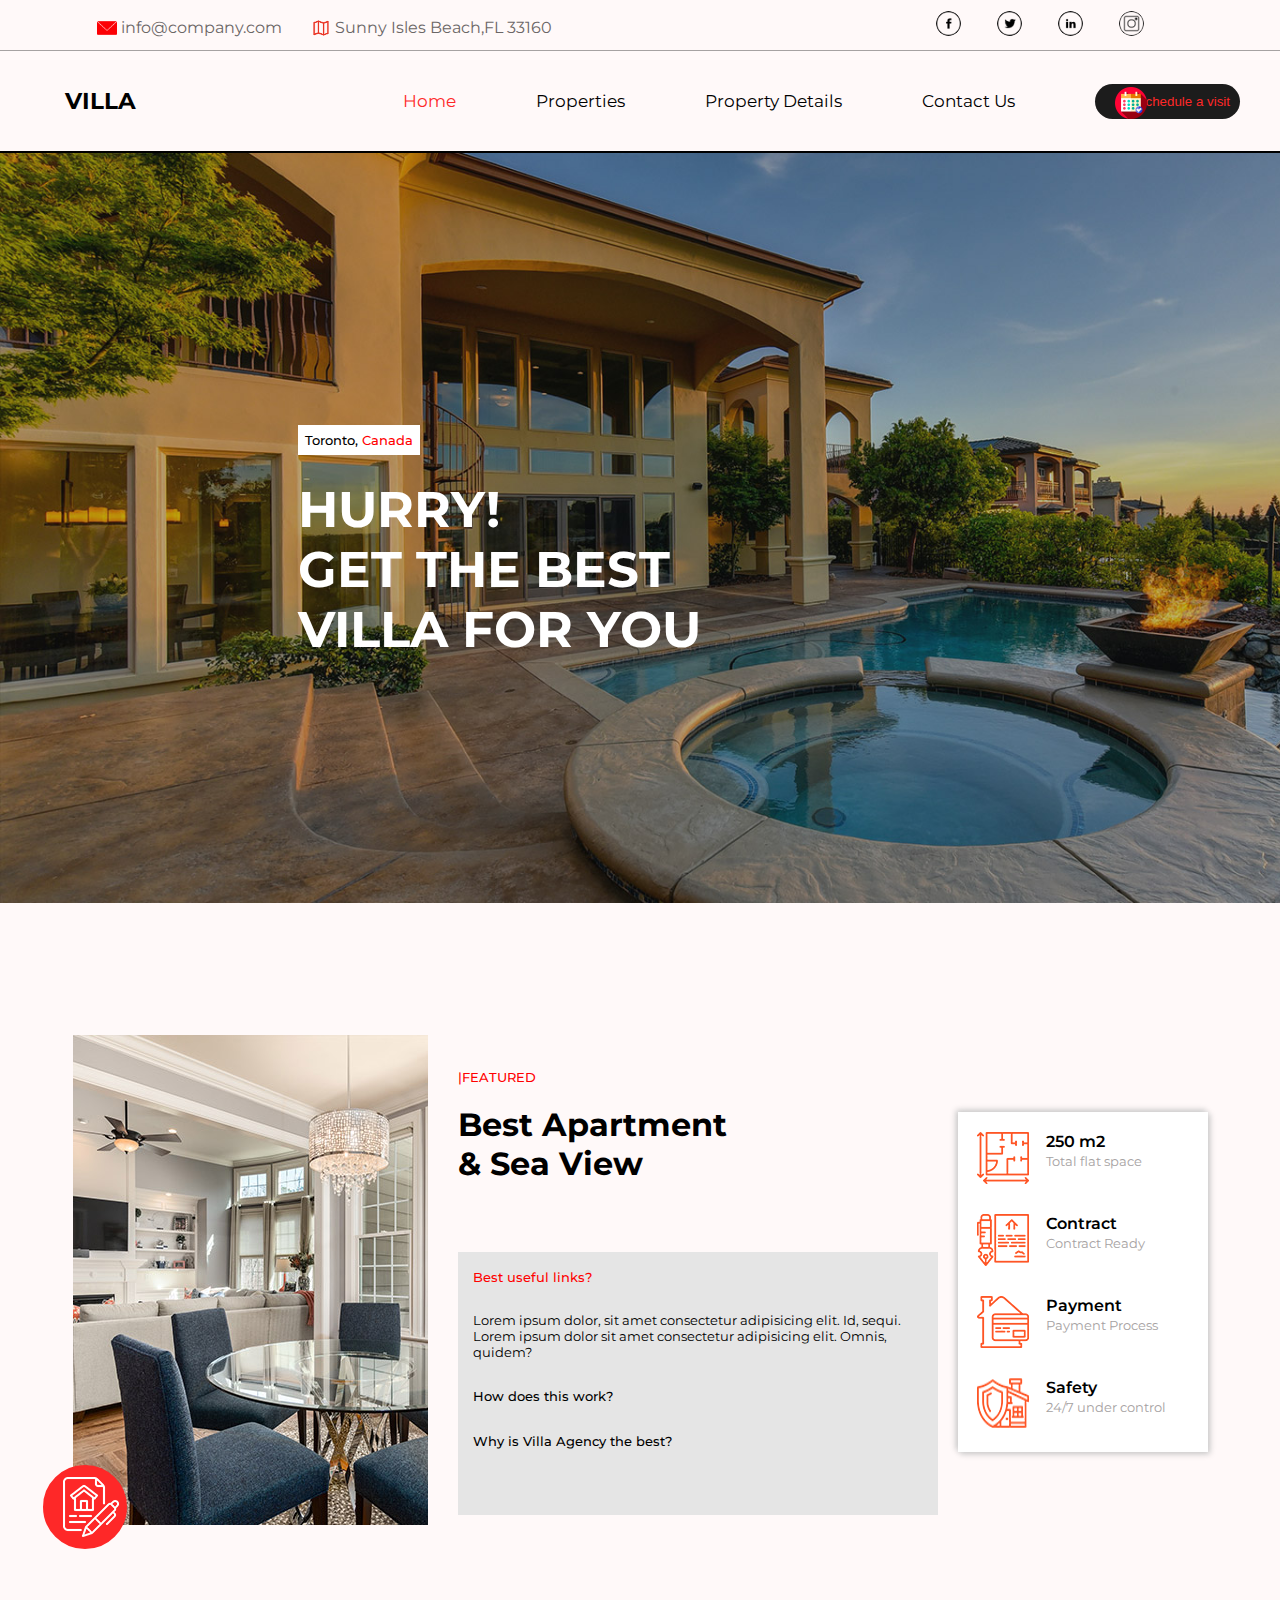
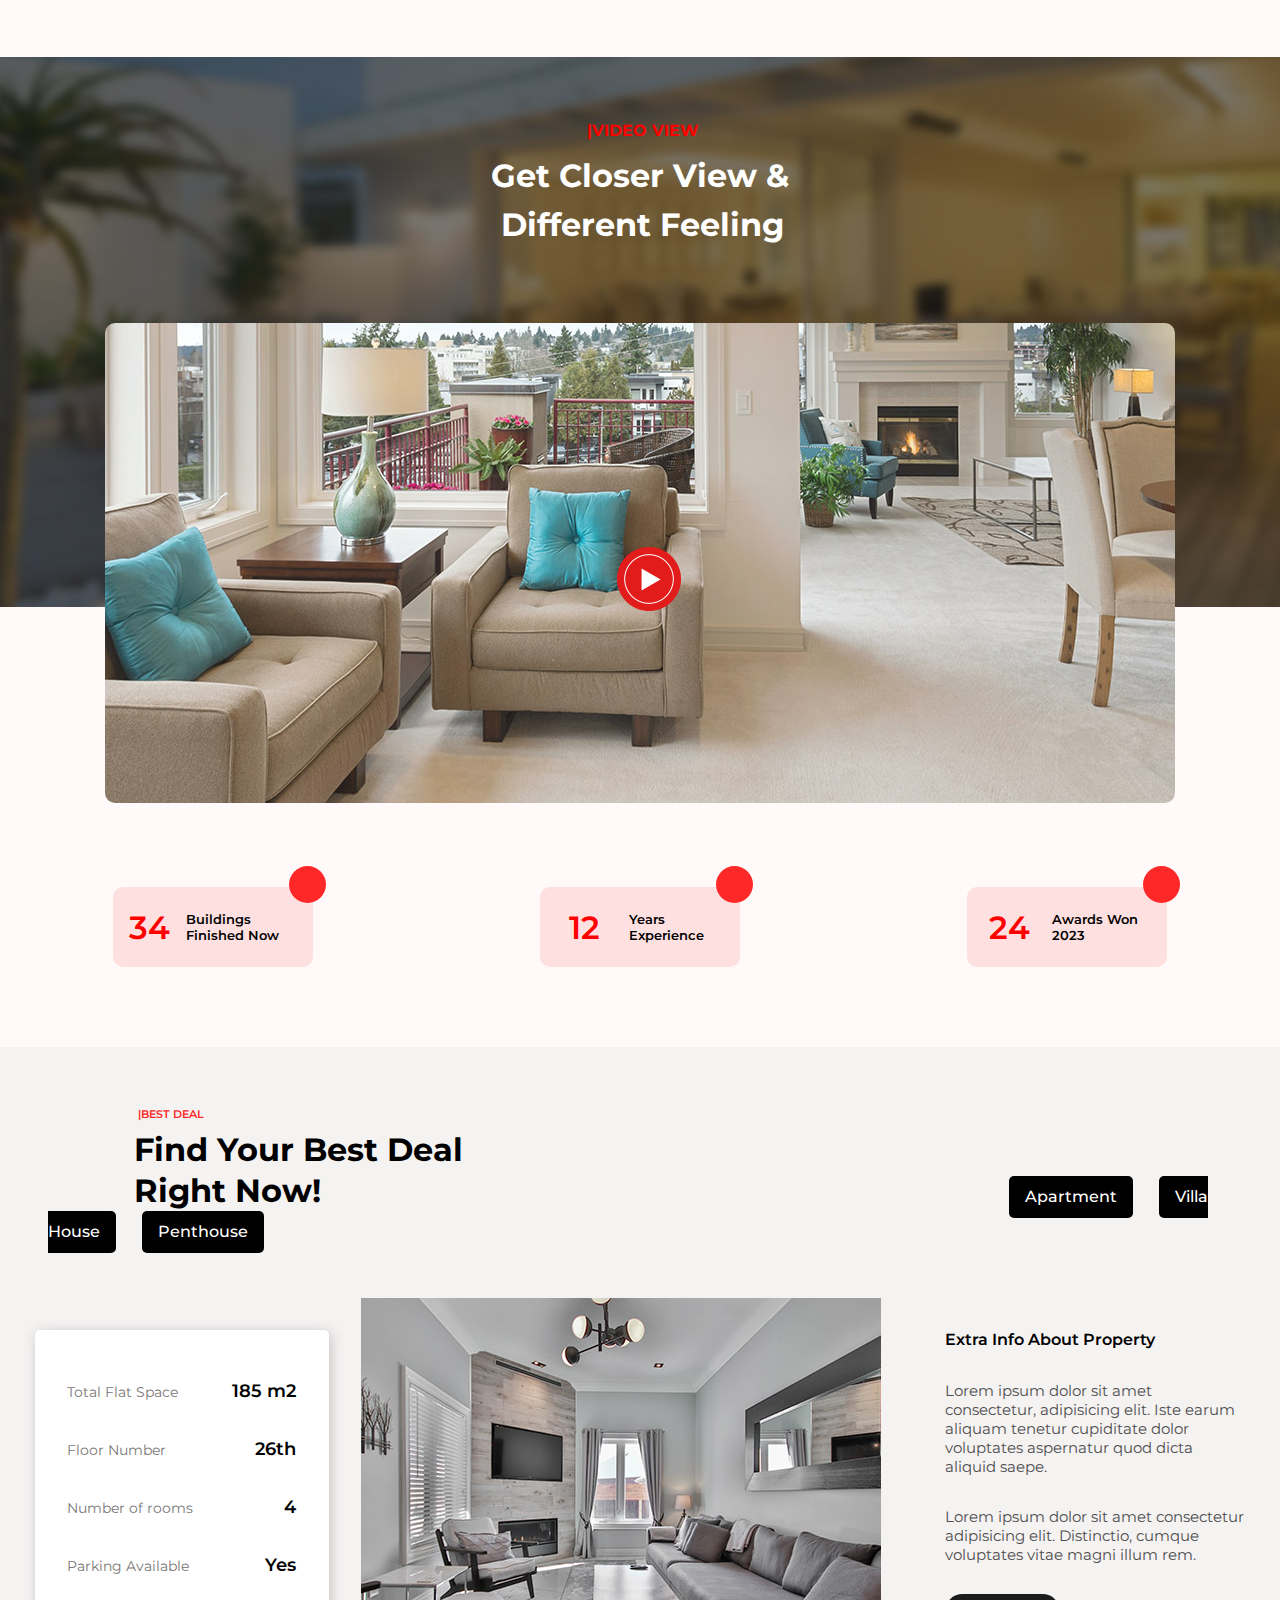
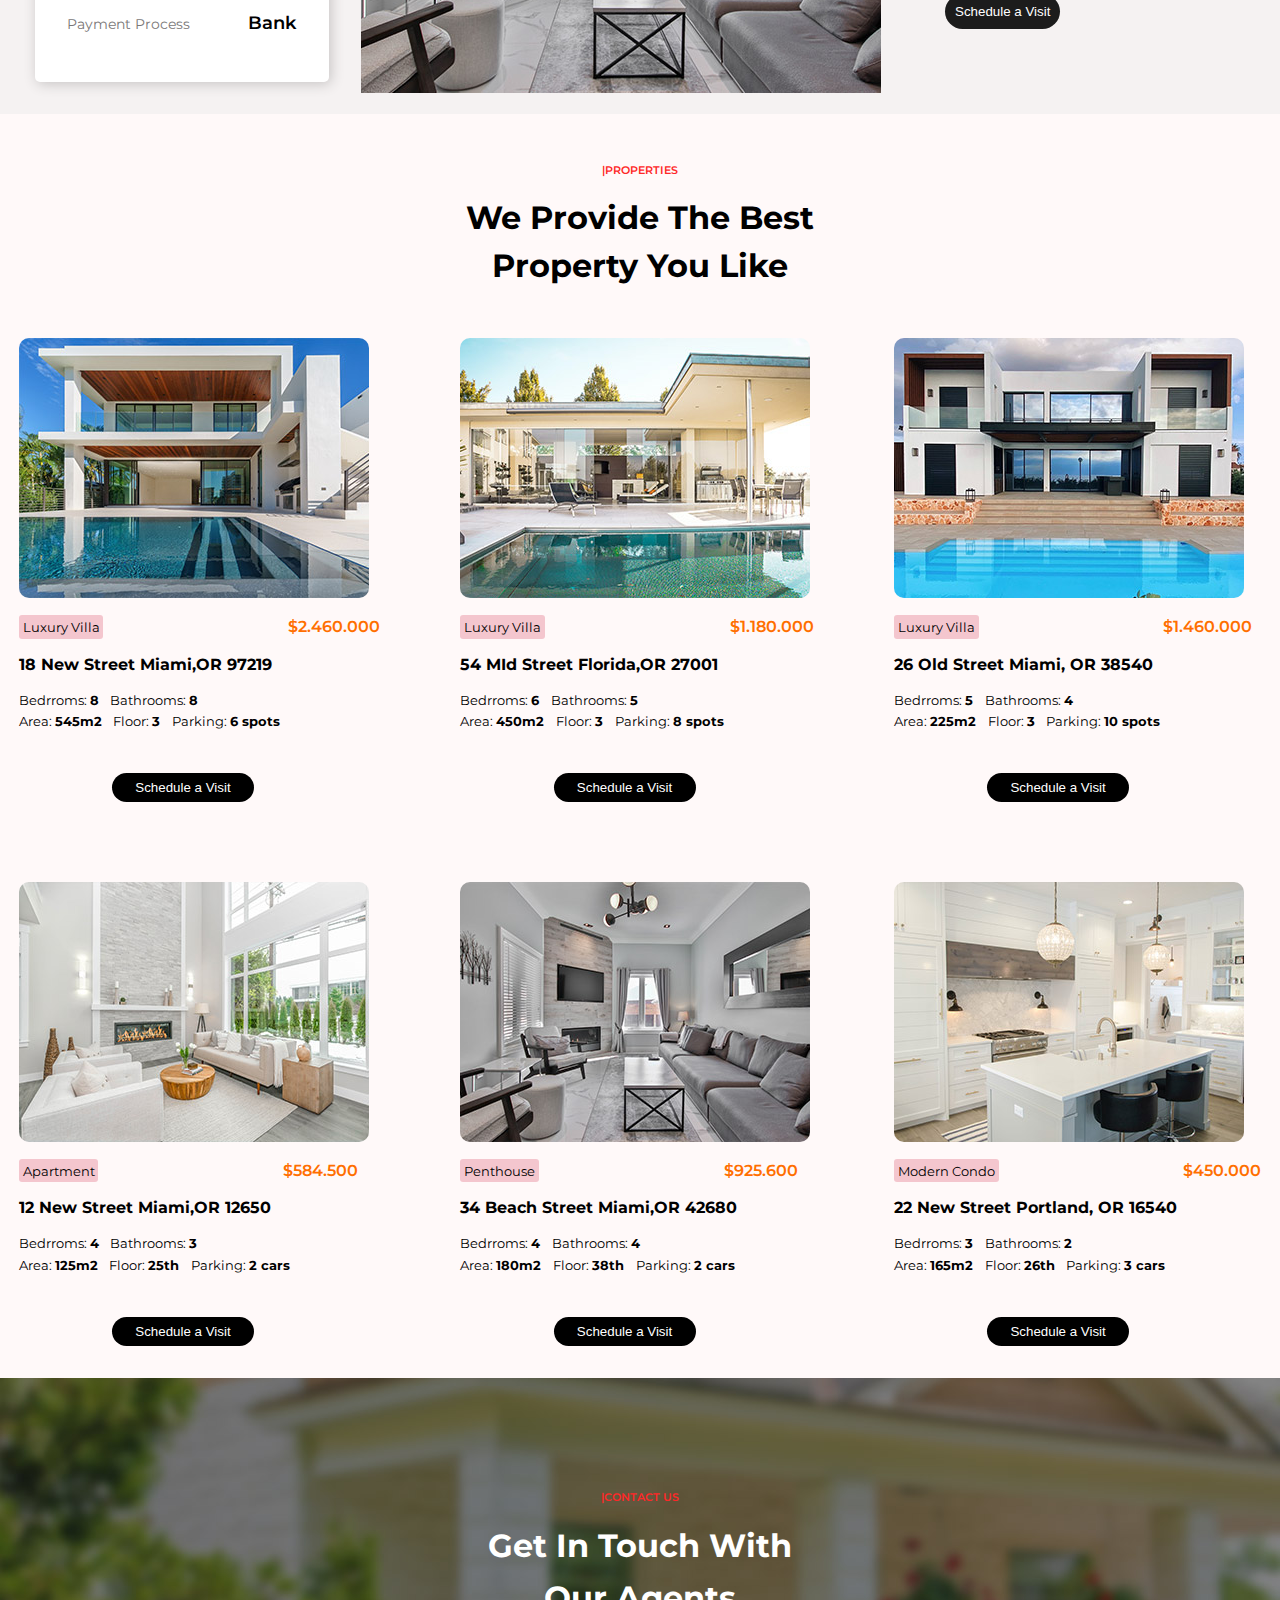
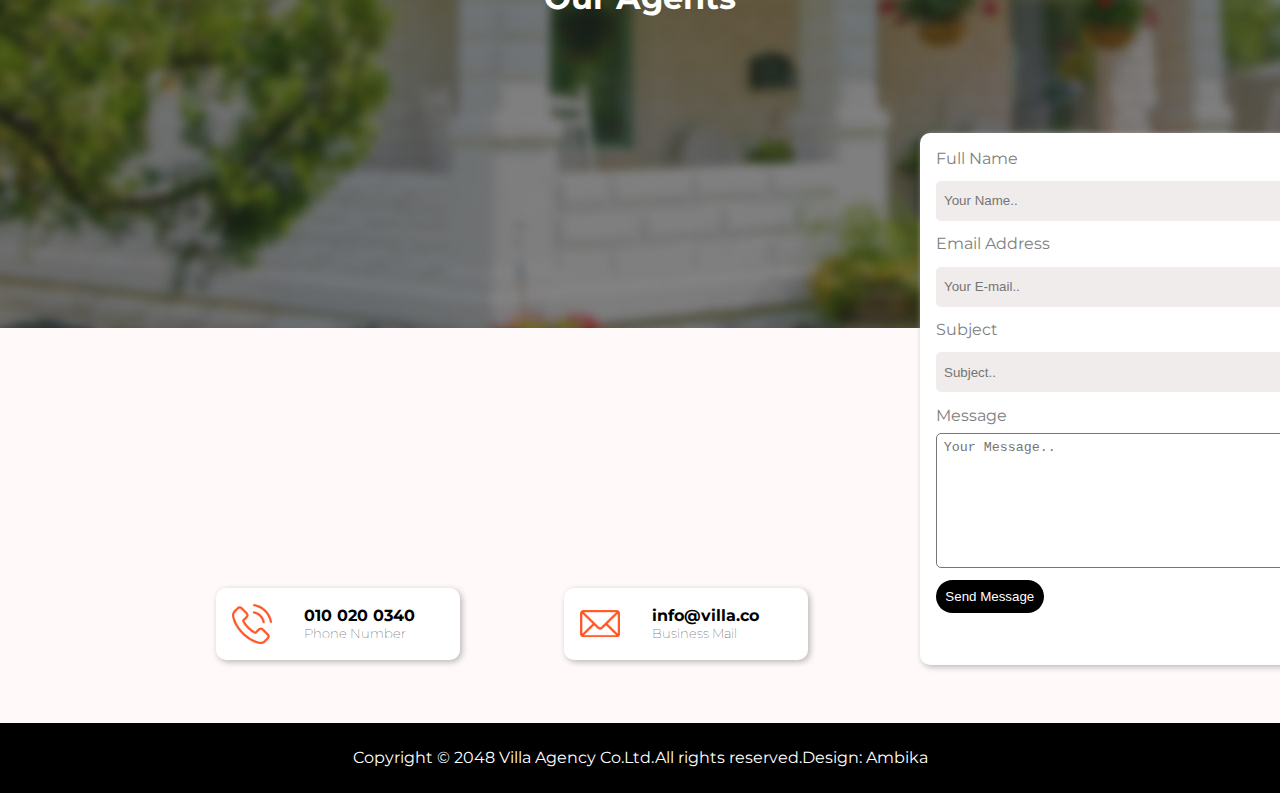
<file: HTML/index.html>
<!DOCTYPE html>
<html lang="en">

<head>
    <meta charset="UTF-8">
    <meta name="viewport" content="width=device-width, initial-scale=1.0">
    <link rel="stylesheet" href="../style.css">
    <title>Villa Agency-Home</title>
    <style>
        @import url('https://fonts.googleapis.com/css2?family=Montserrat:ital,wght@0,100..900;1,100..900&display=swap');
    </style>
</head>

<body>
    <nav>
        <div class="nav-top">
            <div class="nav-topLeft">
                <span><img src="../Assests/mail.png" alt="" width="20px"> info@company.com</span>
                <span><img src="../Assests/map.png" alt="" width="20px"> Sunny Isles Beach,FL 33160</span>
            </div>
            <div class="nav-topRight">
                <img src="../Assests/facebook.png" alt="" width="25px">
                <img src="../Assests/twitter.png" alt="" width="25px">
                <img src="../Assests/linkedin.png" alt="" width="25px">
                <img src="../Assests/instagram.png" alt="" width="25px">
            </div>
        </div>
        <ul>
            <li class="logo">VILLA</li>
            <li><a href="./index.html" style="color: rgb(254,40,40);">Home</a></li>
            <li><a href="./properties.html">Properties</a></li>
            <li><a href="./properties_detail.html">Property Details</a></li>
            <li><a href="./contact.html">Contact Us</a></li>
            <li><button> <img src="../Assests/appointment.png" alt="" width="32px">Schedule a visit</button></li>
        </ul>
    </nav>
    <main>
        <section class="banner">
            <div class="overlay">
                <span class="location">Toronto, <span class="red">Canada</span></span><br>
                <span>HURRY!</span><br>
                <span>GET THE BEST</span><br>
                <span>VILLA FOR YOU</span>
            </div>
            <div>
                <img src="../Assests/banner-01.jpg" alt="">
            </div>
        </section>

        <section class="featured">

            <div class="box1">
                <img src="../Assests/featured.jpg" alt="" class="img-featured">
                <p><img src="../Assests/featured-icon.png" alt="" class="icon"></p>
            </div>

            <div class="box2">
                <div class="box2-top">
                    <span>|FEATURED</span><br>
                    <span>Best Apartment</span><br>
                    <span>& Sea View</span>
                </div>
                <div class="box2-bottom">
                    <span>Best useful links?</span><br>
                    <span>Lorem ipsum dolor, sit amet consectetur adipisicing elit. Id, sequi. Lorem ipsum dolor sit
                        amet consectetur adipisicing elit. Omnis, quidem?</span><br>
                    <span>How does this work?</span><br>
                    <span>Why is Villa Agency the best?</span>
                </div>
            </div>

            <div class="box3">
                <div class="sub-box">
                    <img src="../Assests/info-icon-01.png" alt="">
                    <div>
                        <span>250 m2</span><br>
                        <span>Total flat space</span>
                    </div>
                </div>
                <div class="sub-box">
                    <img src="../Assests/info-icon-02.png" alt="">
                    <div>
                        <span>Contract</span><br>
                        <span>Contract Ready</span>
                    </div>
                </div>
                <div class="sub-box">
                    <img src="../Assests/info-icon-03.png" alt="">
                    <div>
                        <span>Payment</span><br>
                        <span>Payment Process</span>
                    </div>
                </div>
                <div class="sub-box">
                    <img src="../Assests/info-icon-04.png" alt="">
                    <div>
                        <span>Safety</span><br>
                        <span>24/7 under control</span>
                    </div>
                </div>
            </div>
        </section>

        <section class="video-view">
            <div class="back-img">
                <img src="../Assests/video-bg.jpg" alt="">
                <div class="video-overlay">
                    <div class="words">
                        <span>|VIDEO VIEW</span><br>
                        <span>Get Closer View &</span><br>
                        <span>Different Feeling</span>
                    </div>
                    <div class="video-img">
                        <a href="https://youtu.be/kHmNT9sRT1M?si=hwlxBWF_Y2T-w0WB" target="_blank">
                            <img src="../Assests/video-frame.jpg" alt="">
                            <img src="../Assests/play.png" alt="" class="play-button">
                        </a>
                    </div>
                </div>
            </div>
        </section>
        <section class="bg">
            <div class="background">
                <div class="bg-box">
                    <div class="circle"></div>
                    <span>34</span>
                    <span>Buildings Finished Now</span>
                </div>
                <div class="bg-box">
                    <div class="circle"></div>
                    <span>12</span>
                    <span>Years Experience</span>
                </div>
                <div class="bg-box">
                    <div class="circle"></div>
                    <span>24</span>
                    <span>Awards Won 2023</span>
                </div>
            </div>
        </section>

        <section class="best-deal">
            <div class="bd-1">
                <span>|BEST DEAL</span><br>
                <span>Find Your Best Deal</span><br>
                <span>Right Now!</span>
                <span class="bd-button">Apartment</span>
                <span class="bd-button">Villa House</span>
                <span class="bd-button">Penthouse</span>
            </div>
            <div class="bd-2">
                <div class="bd-box1">
                    <div class="bd-sub"><span>Total Flat Space</span><span>185 m2</span></div>
                    <div class="bd-sub"><span>Floor Number</span><span>26th</span></div>
                    <div class="bd-sub"><span>Number of rooms</span><span>4</span></div>
                    <div class="bd-sub"><span>Parking Available</span><span>Yes</span></div>
                    <div class="bd-sub"><span>Payment Process</span><span>Bank</span></div>
                </div>
                <div class="bd-box2">
                    <img src="../Assests/deal-01.jpg" alt="">
                </div>
                <div class="bd-box3">
                    <p>Extra Info About Property</p>
                    <p>Lorem ipsum dolor sit amet consectetur, adipisicing elit. Iste earum aliquam tenetur cupiditate
                        dolor voluptates aspernatur quod dicta aliquid saepe.</p>
                    <p>Lorem ipsum dolor sit amet consectetur adipisicing elit. Distinctio, cumque voluptates vitae
                        magni illum rem.</p>
                    <button>Schedule a Visit</button>
                </div>
            </div>
        </section>

        <section class="properties">
            <div class="prop-head">
                <p>|PROPERTIES</p>
                <p>We Provide The Best</p>
                <p>Property You Like</p>
            </div>
            <div class="prop-body">
                <div class="prop-items">
                    <img src="../Assests/property-01.jpg" alt="">
                    <div class="item-matter">
                        <p>Luxury Villa</p>
                        <p>$2.460.000</p>
                        <p>18 New Street Miami,OR 97219</p>
                        <span>Bedrroms: <b>8</b></span>
                        <span>Bathrooms: <b>8</b></span><br>
                        <span>Area: <b>545m2</b></span>
                        <span>Floor: <b>3</b></span>
                        <span>Parking: <b>6 spots</b></span>
                    </div>
                    <button>Schedule a Visit</button>
                </div>
                <div class="prop-items">
                    <img src="../Assests/property-02.jpg" alt="">
                    <div class="item-matter">
                        <p>Luxury Villa</p>
                        <p>$1.180.000</p>
                        <p>54 MId Street Florida,OR 27001</p>
                        <span>Bedrroms: <b>6</b></span>
                        <span>Bathrooms: <b>5</b></span><br>
                        <span>Area: <b>450m2</b></span>
                        <span>Floor: <b>3</b></span>
                        <span>Parking: <b>8 spots</b></span>
                    </div>
                    <button>Schedule a Visit</button>
                </div>
                <div class="prop-items">
                    <img src="../Assests/property-03.jpg" alt="">
                    <div class="item-matter">
                        <p>Luxury Villa</p>
                        <p>$1.460.000</p>
                        <p>26 Old Street Miami, OR 38540</p>
                        <span>Bedrroms: <b>5</b></span>
                        <span>Bathrooms: <b>4</b></span><br>
                        <span>Area: <b>225m2</b></span>
                        <span>Floor: <b>3</b></span>
                        <span>Parking: <b>10 spots</b></span>
                    </div>
                    <button>Schedule a Visit</button>
                </div>
                <div class="prop-items">
                    <img src="../Assests/property-04.jpg" alt="">
                    <div class="item-matter">
                        <p>Apartment</p>
                        <p>$584.500</p>
                        <p>12 New Street Miami,OR 12650</p>
                        <span>Bedrroms: <b>4</b></span>
                        <span>Bathrooms: <b>3</b></span><br>
                        <span>Area: <b>125m2</b></span>
                        <span>Floor: <b>25th</b></span>
                        <span>Parking: <b>2 cars</b></span>
                    </div>
                    <button>Schedule a Visit</button>
                </div>
                <div class="prop-items">
                    <img src="../Assests/property-05.jpg" alt="">
                    <div class="item-matter">
                        <p>Penthouse</p>
                        <p>$925.600</p>
                        <p>34 Beach Street Miami,OR 42680</p>
                        <span>Bedrroms: <b>4</b></span>
                        <span>Bathrooms: <b>4</b></span><br>
                        <span>Area: <b>180m2</b></span>
                        <span>Floor: <b>38th</b></span>
                        <span>Parking: <b>2 cars</b></span>
                    </div>
                    <button>Schedule a Visit</button>
                </div>
                <div class="prop-items">
                    <img src="../Assests/property-06.jpg" alt="">
                    <div class="item-matter">
                        <p>Modern Condo</p>
                        <p>$450.000</p>
                        <p>22 New Street Portland, OR 16540</p>
                        <span>Bedrroms: <b>3</b></span>
                        <span>Bathrooms: <b>2</b></span><br>
                        <span>Area: <b>165m2</b></span>
                        <span>Floor: <b>26th</b></span>
                        <span>Parking: <b>3 cars</b></span>
                    </div>
                    <button>Schedule a Visit</button>
                </div>
            </div>
        </section>

        <section class="contact">
            <div class="cont-bg">
                <img src="../Assests/contact-bg.jpg" alt="">
                <div class="cont-matter">
                    <p>|CONTACT US</p>
                    <p>Get In Touch With</p>
                    <p>Our Agents</p>
                    <div class="map">
                        <iframe
                            src="https://www.google.com/maps/embed?pb=!1m18!1m12!1m3!1d7313.235360183239!2d78.39716523569257!3d17.49506552743965!2m3!1f0!2f0!3f0!3m2!1i1024!2i768!4f13.1!3m3!1m2!1s0x3bcb9147cbc0f477%3A0x83d4d5d8c9f3db3f!2sAchieversIT%20-%20Best%20Software%20Training%20institute%20in%20Hyderabad!5e1!3m2!1sen!2sin!4v1754489065151!5m2!1sen!2sin"
                            width="600" height="450" style="border:0;" allowfullscreen="" loading="lazy"
                            referrerpolicy="no-referrer-when-downgrade">
                        </iframe><br>
                        
                        <form action="">
                            <label for="fullname">Full Name <br>
                                <input type="text" placeholder="Your Name.." id="fullname">
                            </label><br>
                            <label for="email">Email Address <br>
                                <input type="email" placeholder="Your E-mail.." id="email">
                            </label><br>
                            <label for="Subject">Subject <br>
                                <input type="text" placeholder="Subject.." id="Subject">
                            </label><br>
                            <label for="message">Message <br>
                                <textarea name="Message" id="message" placeholder="Your Message.."></textarea>
                            </label><br>
                            <button>Send Message</button>
                        </form>
                    </div>
                </div>
                <div class="cont-info">
                    <div class="info-items">
                        <img src="../Assests/phone-icon.png" alt="" width="40px">
                        <span>
                            <p>010 020 0340</p>
                            <p>Phone Number</p>
                        </span>
                    </div>
                    <div class="info-items">
                        <img src="../Assests/email-icon.png" alt="" width="40px">
                        <span>
                            <p>info@villa.co</p>
                            <p>Business Mail</p>
                        </span>
                    </div>
                </div> 
        </section>
    </main>
    <footer>
        <p>Copyright &copy; 2048 Villa Agency Co.Ltd.All rights reserved.Design: Ambika</p>
    </footer>
</body>

</html>
</file>
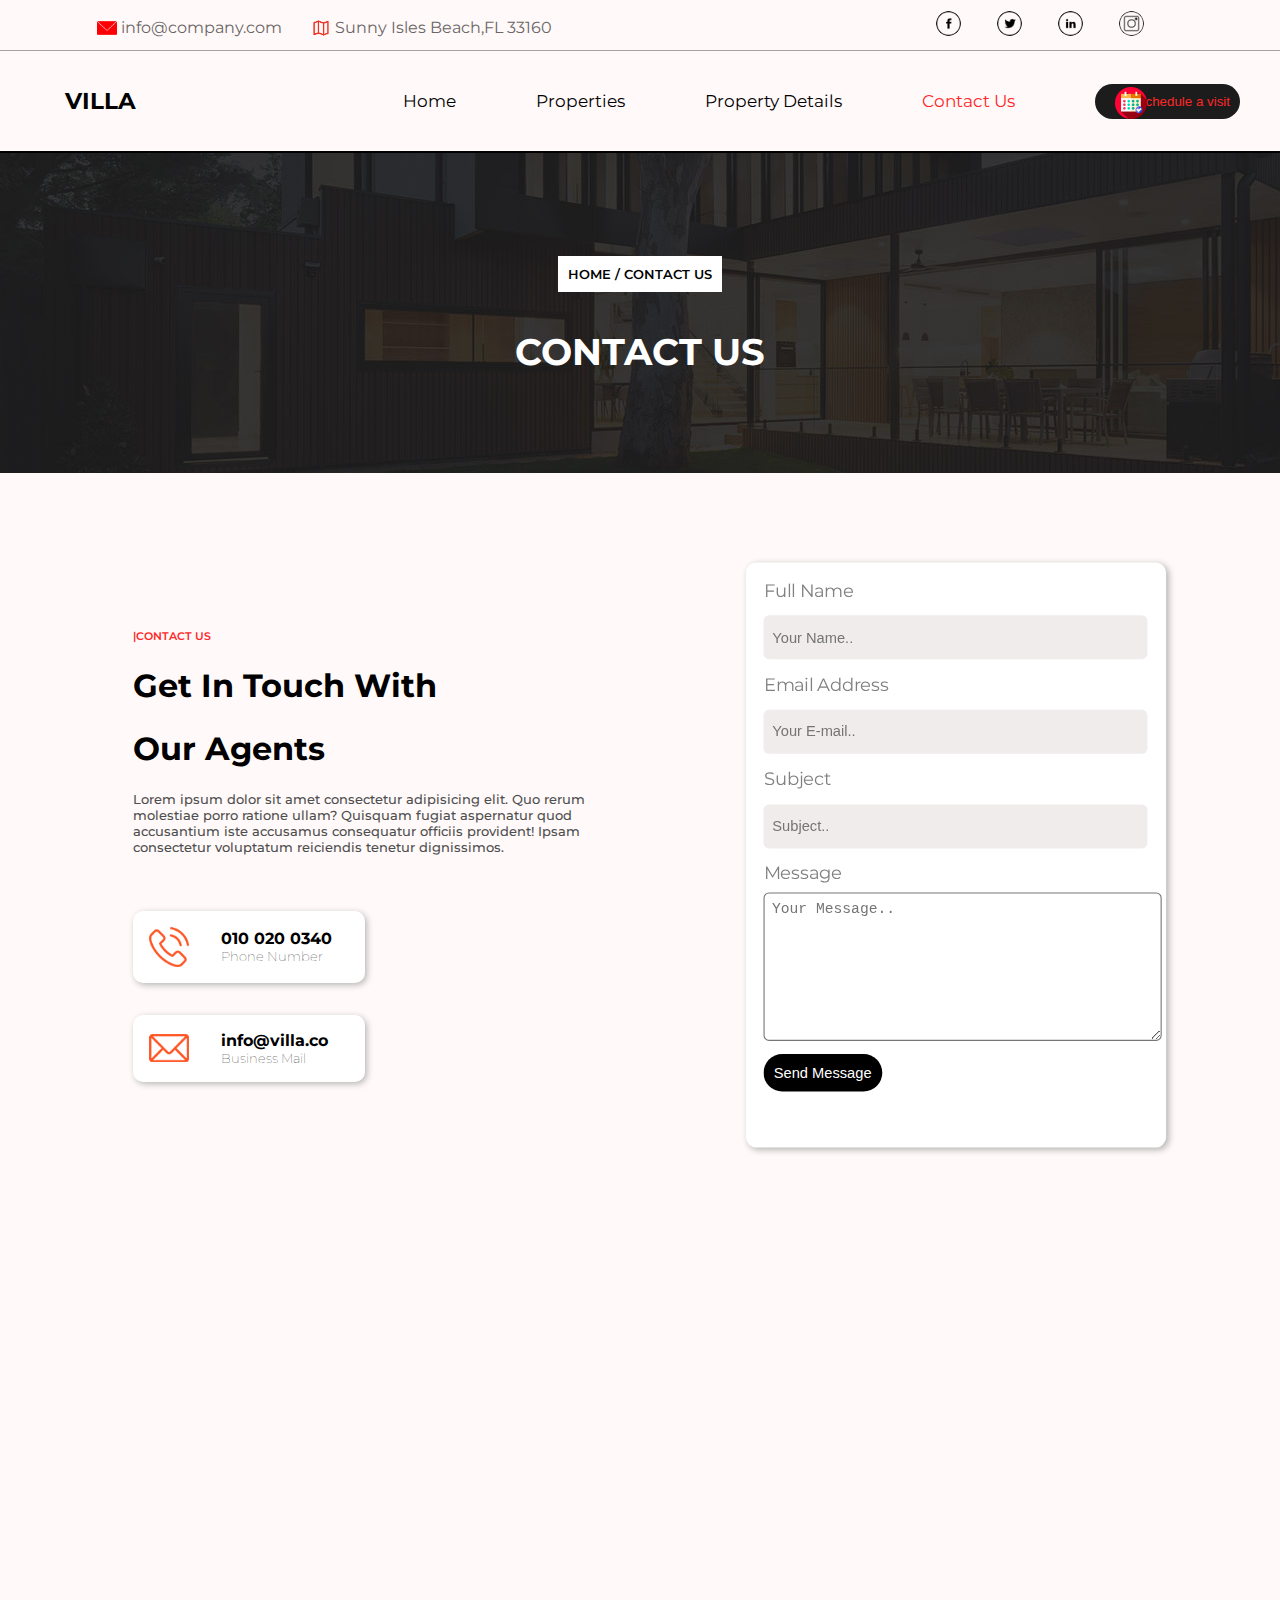
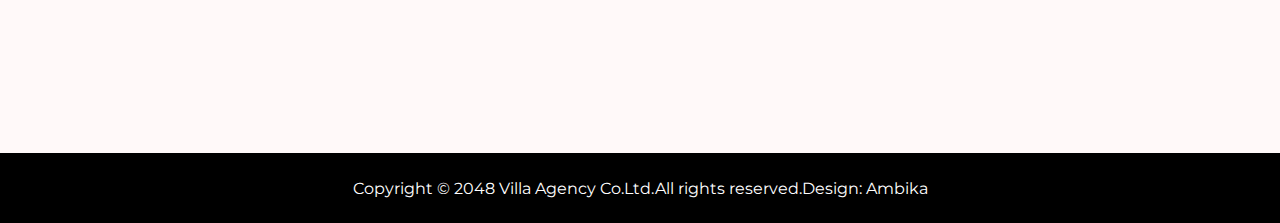
<file: HTML/contact.html>
<!DOCTYPE html>
<html lang="en">

<head>
    <meta charset="UTF-8">
    <meta name="viewport" content="width=device-width, initial-scale=1.0">
    <link rel="stylesheet" href="../style.css">
    <title>Villa Agency-Contact</title>
    <style>
        @import url('https://fonts.googleapis.com/css2?family=Montserrat:ital,wght@0,100..900;1,100..900&display=swap');
    </style>
</head>

<body>
    <nav>
        <div class="nav-top">
            <div class="nav-topLeft">
                <span><img src="../Assests/mail.png" alt="" width="20px"> info@company.com</span>
                <span><img src="../Assests/map.png" alt="" width="20px"> Sunny Isles Beach,FL 33160</span>
            </div>
            <div class="nav-topRight">
                <img src="../Assests/facebook.png" alt="" width="25px">
                <img src="../Assests/twitter.png" alt="" width="25px">
                <img src="../Assests/linkedin.png" alt="" width="25px">
                <img src="../Assests/instagram.png" alt="" width="25px">
            </div>
        </div>
        <ul>
            <li class="logo">VILLA</li>
            <li><a href="./index.html">Home</a></li>
            <li><a href="./properties.html">Properties</a></li>
            <li><a href="./properties_detail.html">Property Details</a></li>
            <li><a href="./contact.html" style="color: rgb(254,40,40);">Contact Us</a></li>
            <li><button><img src="../Assests/appointment.png" alt="" width="32px">Schedule a visit</button></li>
        </ul>
    </nav>

    <main>
        <section class="poster">
            <img src="../Assests/page-heading-bg.jpg" alt="">
            <div class="prop-overlay">
                <span>HOME / CONTACT US</span>
                <p>CONTACT US</p>
            </div>
        </section>

        <section class="contact-page">
            <div class="cp-matter">
                <p>|CONTACT US</p>
                <p>Get In Touch With</p>
                <p>Our Agents</p>
                <p>Lorem ipsum dolor sit amet consectetur adipisicing elit. Quo rerum molestiae porro ratione ullam?
                    Quisquam fugiat aspernatur quod accusantium iste accusamus consequatur officiis provident! Ipsam
                    consectetur voluptatum reiciendis tenetur dignissimos.</p>
                <div class="cp-info">
                    <div class="cp-items">
                        <img src="../Assests/phone-icon.png" alt="" width="40px">
                        <span>
                            <p>010 020 0340</p>
                            <p>Phone Number</p>
                        </span>
                    </div>
                    <div class="cp-items">
                        <img src="../Assests/email-icon.png" alt="" width="40px">
                        <span>
                            <p>info@villa.co</p>
                            <p>Business Mail</p>
                        </span>
                    </div>
                </div>
            </div>

            <form action="">
                <label for="fullname">Full Name <br>
                    <input type="text" placeholder="Your Name.." id="fullname">
                </label><br>
                <label for="email">Email Address <br>
                    <input type="email" placeholder="Your E-mail.." id="email">
                </label><br>
                <label for="Subject">Subject <br>
                    <input type="text" placeholder="Subject.." id="Subject">
                </label><br>
                <label for="message">Message <br>
                    <textarea name="Message" id="message" placeholder="Your Message.."></textarea>
                </label><br>
                <button>Send Message</button>
            </form>
            </div>
        </section>
        <div class="cp-map">
            <iframe
                src="https://www.google.com/maps/embed?pb=!1m18!1m12!1m3!1d3656.6048244022463!2d78.39836277498789!3d17.495704583410102!2m3!1f0!2f0!3f0!3m2!1i1024!2i768!4f13.1!3m3!1m2!1s0x3bcb9147cbc0f477%3A0x83d4d5d8c9f3db3f!2sAchieversIT%20-%20Best%20Software%20Training%20institute%20in%20Hyderabad!5e1!3m2!1sen!2sin!4v1754576121852!5m2!1sen!2sin"
                width="900" height="500" style="border:0;" allowfullscreen="" loading="lazy"
                referrerpolicy="no-referrer-when-downgrade"></iframe>
        </div>
    </main>
    <footer>
        <p>Copyright &copy; 2048 Villa Agency Co.Ltd.All rights reserved.Design: Ambika</p>
    </footer>
</body>

</html>
</file>
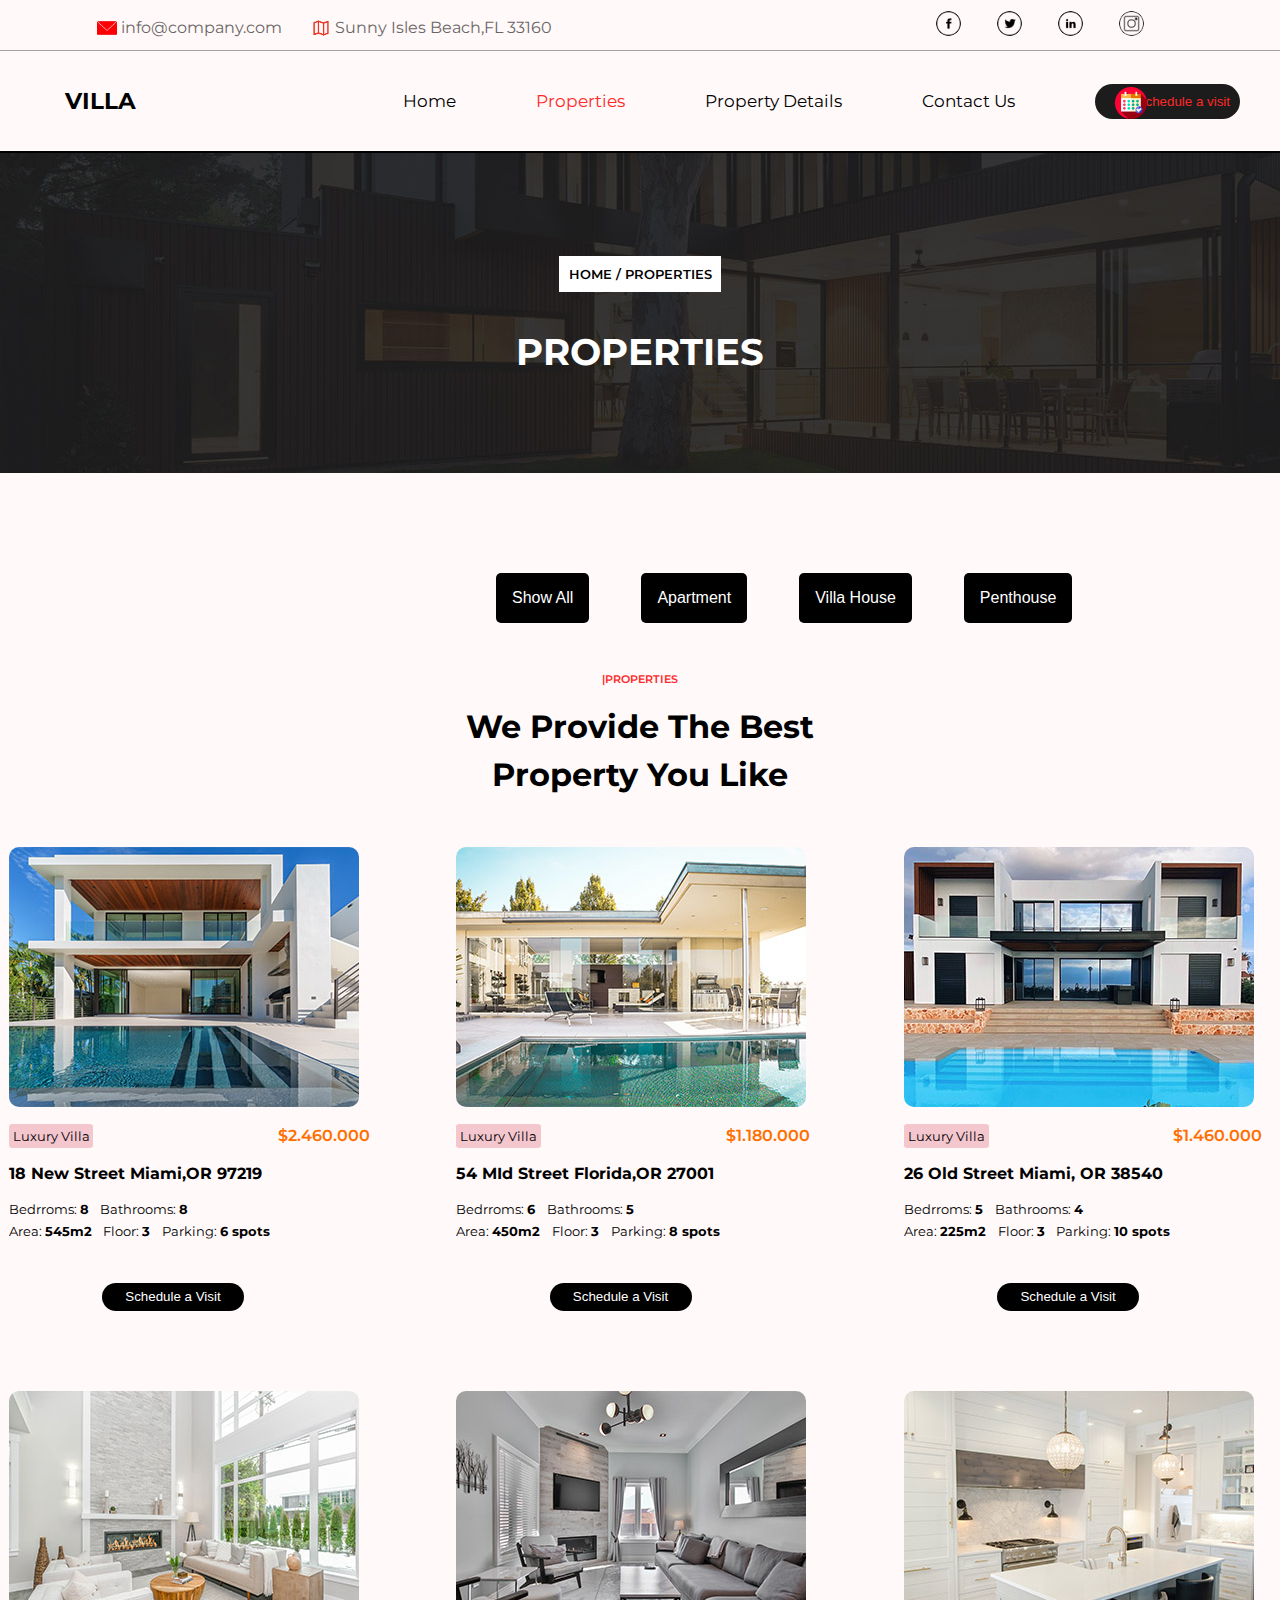
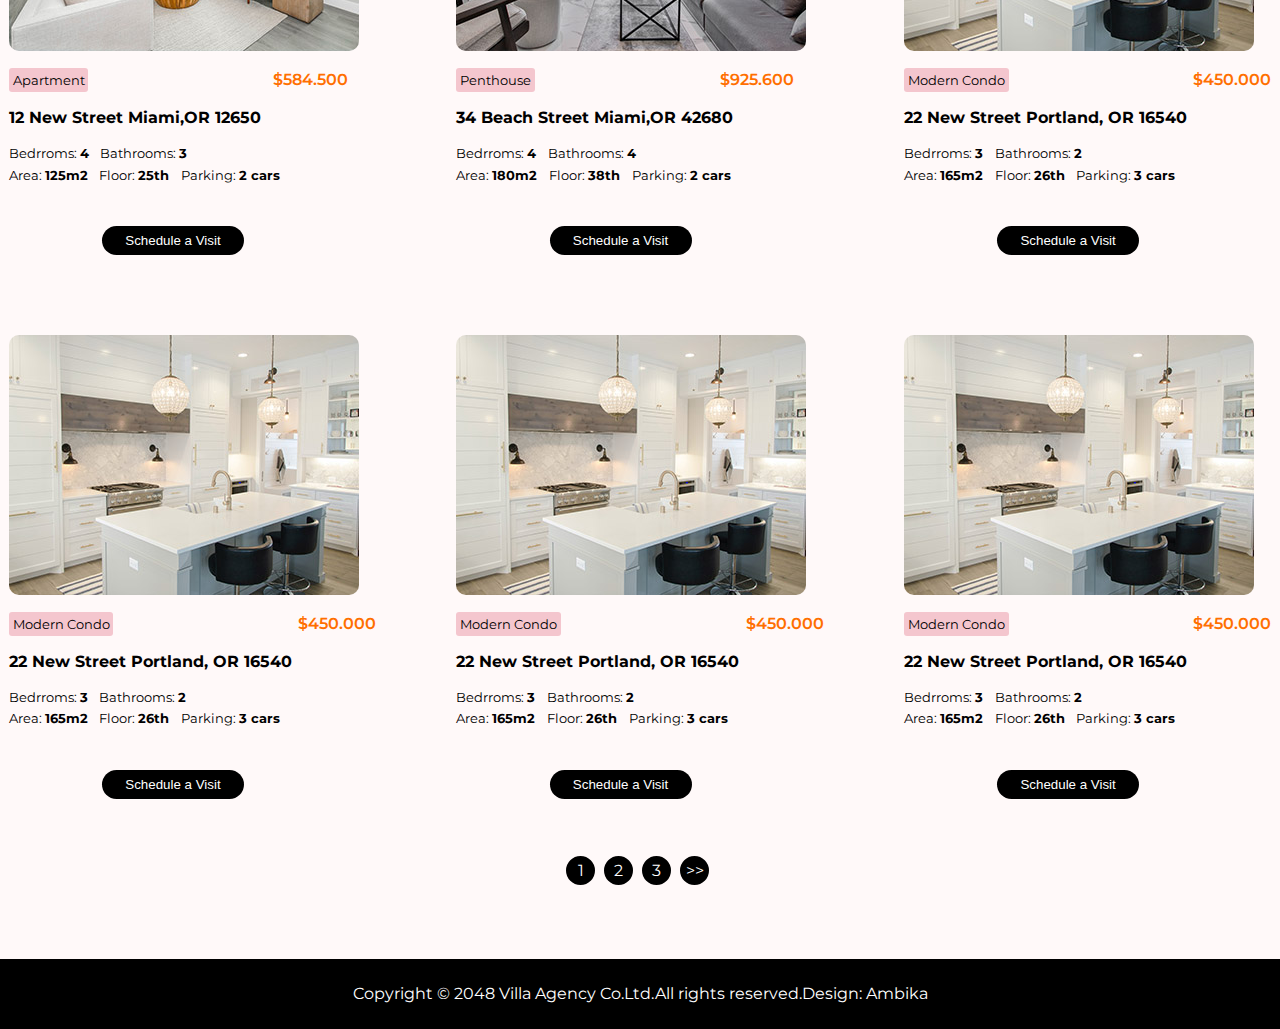
<file: HTML/properties.html>
<!DOCTYPE html>
<html lang="en">

<head>
    <meta charset="UTF-8">
    <meta name="viewport" content="width=device-width, initial-scale=1.0">
    <link rel="stylesheet" href="../style.css">
    <title>Villa Agency-Properties</title>
    <style>
        @import url('https://fonts.googleapis.com/css2?family=Montserrat:ital,wght@0,100..900;1,100..900&display=swap');
    </style>
</head>

<body>
    <nav>
        <div class="nav-top">
            <div class="nav-topLeft">
                <span><img src="../Assests/mail.png" alt="" width="20px"> info@company.com</span>
                <span><img src="../Assests/map.png" alt="" width="20px"> Sunny Isles Beach,FL 33160</span>
            </div>
            <div class="nav-topRight">
                <img src="../Assests/facebook.png" alt="" width="25px">
                <img src="../Assests/twitter.png" alt="" width="25px">
                <img src="../Assests/linkedin.png" alt="" width="25px">
                <img src="../Assests/instagram.png" alt="" width="25px">
            </div>
        </div>
        <ul>
            <li class="logo">VILLA</li>
            <li><a href="./index.html">Home</a></li>
            <li><a href="./properties.html" style="color: rgb(254,40,40);">Properties</a></li>
            <li><a href="./properties_detail.html">Property Details</a></li>
            <li><a href="./contact.html">Contact Us</a></li>
            <li><button><img src="../Assests/appointment.png" alt="" width="32px">Schedule a visit</button></li>
        </ul>
    </nav>
    <main>
        <section class="poster">
            <img src="../Assests/page-heading-bg.jpg" alt="">
            <div class="prop-overlay">
                <span>HOME / PROPERTIES</span>
                <p>PROPERTIES</p>
            </div>
        </section>

        <section class="prop-options">
            <button>Show All</button>
            <button>Apartment</button>
            <button>Villa House</button>
            <button>Penthouse</button>
        </section>

        <section class="properties">
            <div class="prop-head">
                <p>|PROPERTIES</p>
                <p>We Provide The Best</p>
                <p>Property You Like</p>
            </div>
            <div class="prop-body">
                <div class="prop-items">
                    <img src="../Assests/property-01.jpg" alt="">
                    <div class="item-matter">
                        <p>Luxury Villa</p>
                        <p>$2.460.000</p>
                        <p>18 New Street Miami,OR 97219</p>
                        <span>Bedrroms: <b>8</b></span>
                        <span>Bathrooms: <b>8</b></span><br>
                        <span>Area: <b>545m2</b></span>
                        <span>Floor: <b>3</b></span>
                        <span>Parking: <b>6 spots</b></span>
                    </div>
                    <button>Schedule a Visit</button>
                </div>
                <div class="prop-items">
                    <img src="../Assests/property-02.jpg" alt="">
                    <div class="item-matter">
                        <p>Luxury Villa</p>
                        <p>$1.180.000</p>
                        <p>54 MId Street Florida,OR 27001</p>
                        <span>Bedrroms: <b>6</b></span>
                        <span>Bathrooms: <b>5</b></span><br>
                        <span>Area: <b>450m2</b></span>
                        <span>Floor: <b>3</b></span>
                        <span>Parking: <b>8 spots</b></span>
                    </div>
                    <button>Schedule a Visit</button>
                </div>
                <div class="prop-items">
                    <img src="../Assests/property-03.jpg" alt="">
                    <div class="item-matter">
                        <p>Luxury Villa</p>
                        <p>$1.460.000</p>
                        <p>26 Old Street Miami, OR 38540</p>
                        <span>Bedrroms: <b>5</b></span>
                        <span>Bathrooms: <b>4</b></span><br>
                        <span>Area: <b>225m2</b></span>
                        <span>Floor: <b>3</b></span>
                        <span>Parking: <b>10 spots</b></span>
                    </div>
                    <button>Schedule a Visit</button>
                </div>
                <div class="prop-items">
                    <img src="../Assests/property-04.jpg" alt="">
                    <div class="item-matter">
                        <p>Apartment</p>
                        <p>$584.500</p>
                        <p>12 New Street Miami,OR 12650</p>
                        <span>Bedrroms: <b>4</b></span>
                        <span>Bathrooms: <b>3</b></span><br>
                        <span>Area: <b>125m2</b></span>
                        <span>Floor: <b>25th</b></span>
                        <span>Parking: <b>2 cars</b></span>
                    </div>
                    <button>Schedule a Visit</button>
                </div>
                <div class="prop-items">
                    <img src="../Assests/property-05.jpg" alt="">
                    <div class="item-matter">
                        <p>Penthouse</p>
                        <p>$925.600</p>
                        <p>34 Beach Street Miami,OR 42680</p>
                        <span>Bedrroms: <b>4</b></span>
                        <span>Bathrooms: <b>4</b></span><br>
                        <span>Area: <b>180m2</b></span>
                        <span>Floor: <b>38th</b></span>
                        <span>Parking: <b>2 cars</b></span>
                    </div>
                    <button>Schedule a Visit</button>
                </div>
                <div class="prop-items">
                    <img src="../Assests/property-06.jpg" alt="">
                    <div class="item-matter">
                        <p>Modern Condo</p>
                        <p>$450.000</p>
                        <p>22 New Street Portland, OR 16540</p>
                        <span>Bedrroms: <b>3</b></span>
                        <span>Bathrooms: <b>2</b></span><br>
                        <span>Area: <b>165m2</b></span>
                        <span>Floor: <b>26th</b></span>
                        <span>Parking: <b>3 cars</b></span>
                    </div>
                    <button>Schedule a Visit</button>
                </div>
                <div class="prop-items">
                    <img src="../Assests/property-06.jpg" alt="">
                    <div class="item-matter">
                        <p>Modern Condo</p>
                        <p>$450.000</p>
                        <p>22 New Street Portland, OR 16540</p>
                        <span>Bedrroms: <b>3</b></span>
                        <span>Bathrooms: <b>2</b></span><br>
                        <span>Area: <b>165m2</b></span>
                        <span>Floor: <b>26th</b></span>
                        <span>Parking: <b>3 cars</b></span>
                    </div>
                    <button>Schedule a Visit</button>
                </div>
                <div class="prop-items">
                    <img src="../Assests/property-06.jpg" alt="">
                    <div class="item-matter">
                        <p>Modern Condo</p>
                        <p>$450.000</p>
                        <p>22 New Street Portland, OR 16540</p>
                        <span>Bedrroms: <b>3</b></span>
                        <span>Bathrooms: <b>2</b></span><br>
                        <span>Area: <b>165m2</b></span>
                        <span>Floor: <b>26th</b></span>
                        <span>Parking: <b>3 cars</b></span>
                    </div>
                    <button>Schedule a Visit</button>
                </div>
                <div class="prop-items">
                    <img src="../Assests/property-06.jpg" alt="">
                    <div class="item-matter">
                        <p>Modern Condo</p>
                        <p>$450.000</p>
                        <p>22 New Street Portland, OR 16540</p>
                        <span>Bedrroms: <b>3</b></span>
                        <span>Bathrooms: <b>2</b></span><br>
                        <span>Area: <b>165m2</b></span>
                        <span>Floor: <b>26th</b></span>
                        <span>Parking: <b>3 cars</b></span>
                    </div>
                    <button>Schedule a Visit</button>
                </div>
            </div>
        </section>

        <section class="selection">
            <span>1</span>
            <span>2</span>
            <span>3</span>
            <span>>></span>
        </section>
    </main>
    <footer>
        <p>Copyright &copy; 2048 Villa Agency Co.Ltd.All rights reserved.Design: Ambika</p>
    </footer>
</body>

</html>
</file>
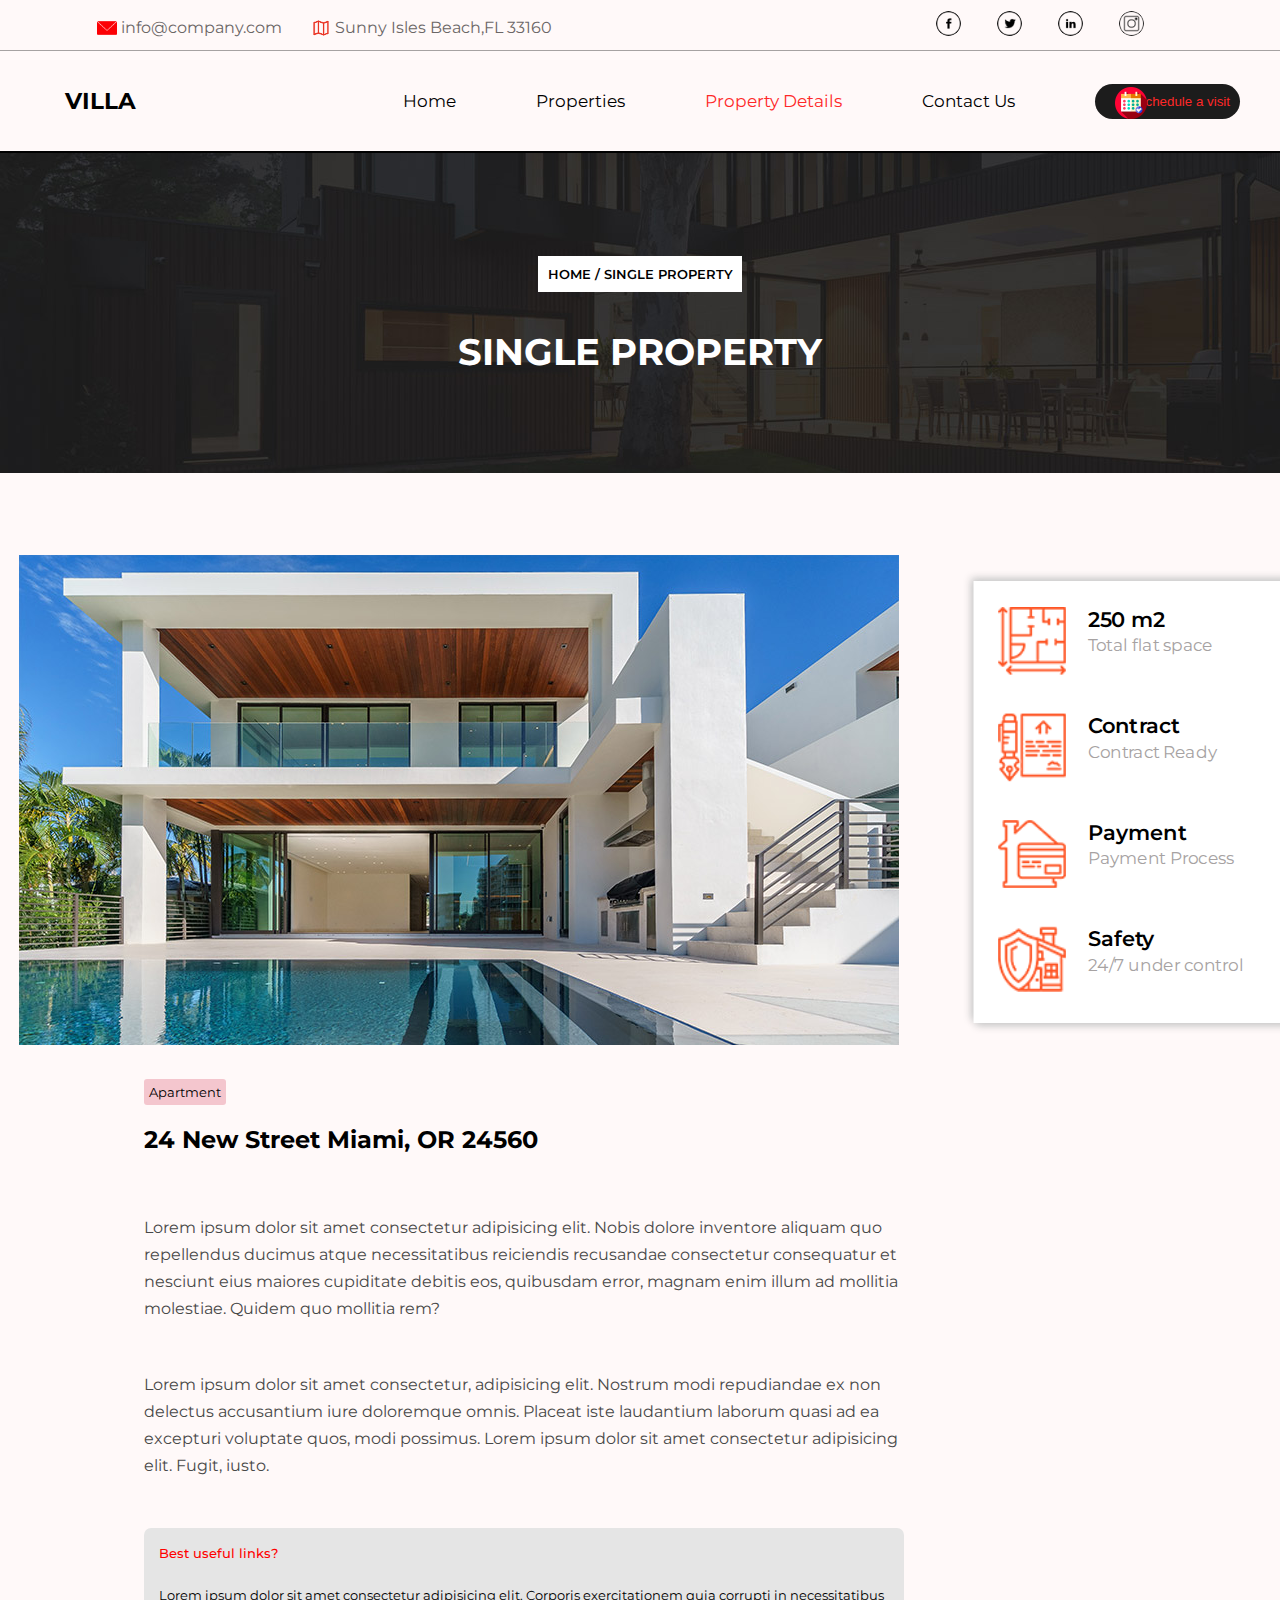
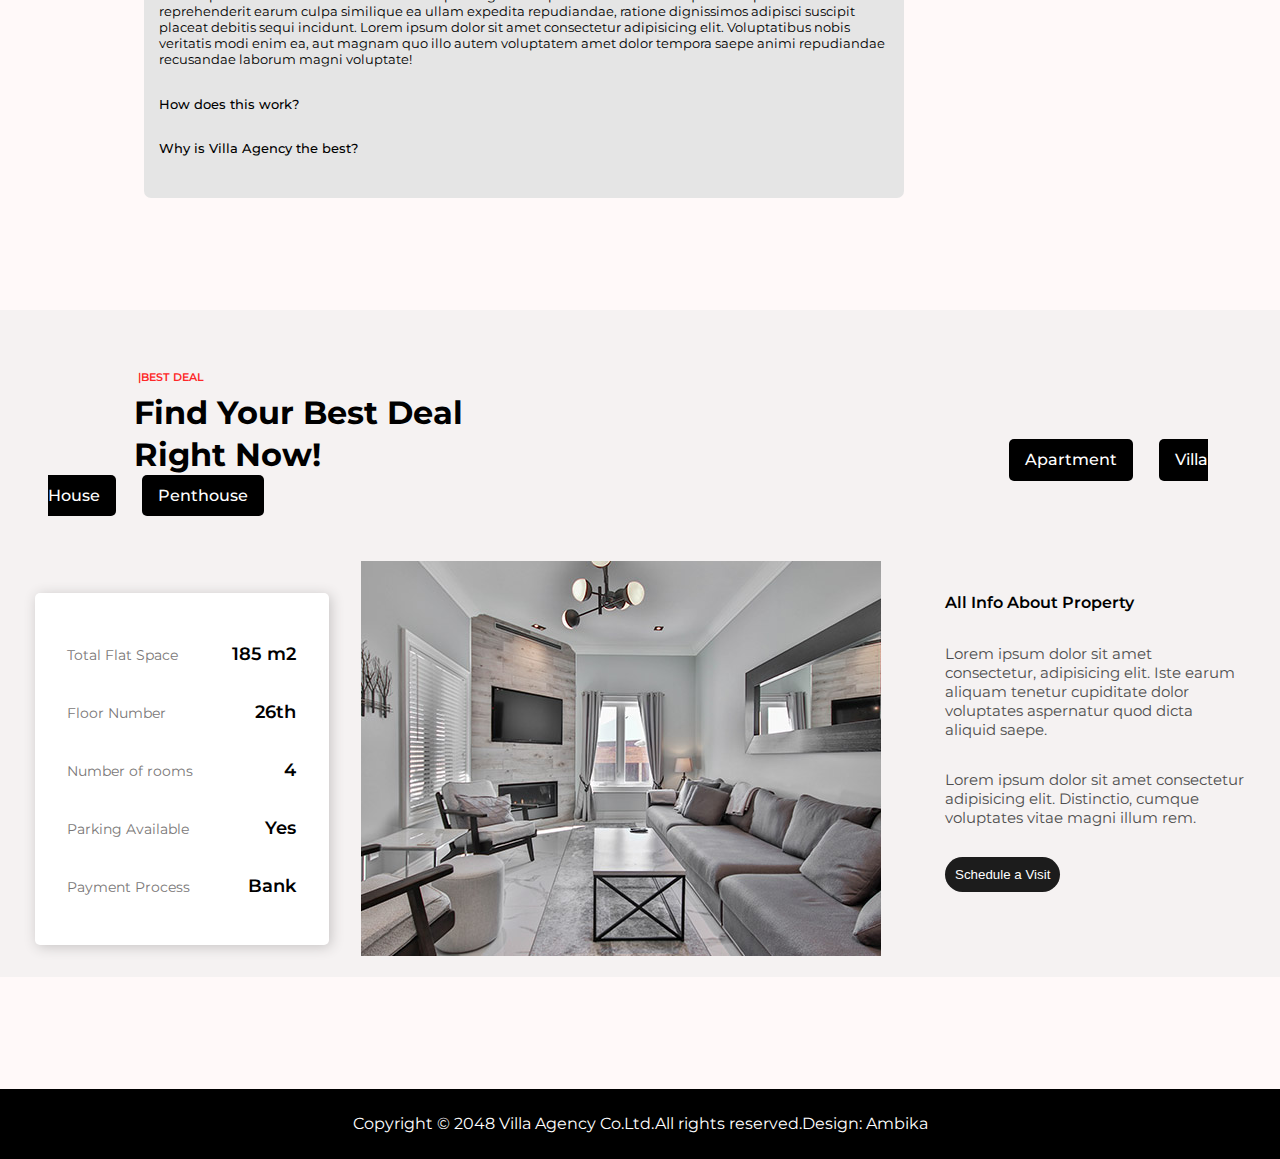
<file: HTML/properties_detail.html>
<!DOCTYPE html>
<html lang="en">

<head>
    <meta charset="UTF-8">
    <meta name="viewport" content="width=device-width, initial-scale=1.0">
    <link rel="stylesheet" href="../style.css">
    <title>Villa Agency-Property Detail</title>
    <style>
        @import url('https://fonts.googleapis.com/css2?family=Montserrat:ital,wght@0,100..900;1,100..900&display=swap');
    </style>
</head>

<body>
    <nav>
        <div class="nav-top">
            <div class="nav-topLeft">
                <span><img src="../Assests/mail.png" alt="" width="20px"> info@company.com</span>
                <span><img src="../Assests/map.png" alt="" width="20px"> Sunny Isles Beach,FL 33160</span>
            </div>
            <div class="nav-topRight">
                <img src="../Assests/facebook.png" alt="" width="25px">
                <img src="../Assests/twitter.png" alt="" width="25px">
                <img src="../Assests/linkedin.png" alt="" width="25px">
                <img src="../Assests/instagram.png" alt="" width="25px">
            </div>
        </div>
        <ul>
            <li class="logo">VILLA</li>
            <li><a href="./index.html">Home</a></li>
            <li><a href="./properties.html">Properties</a></li>
            <li><a href="./properties_detail.html"  style="color: rgb(254,40,40);">Property Details</a></li>
            <li><a href="./contact.html">Contact Us</a></li>
            <li><button><img src="../Assests/appointment.png" alt="" width="32px">Schedule a visit</button></li>
        </ul>
    </nav>
    <main>
        <section class="poster">
            <img src="../Assests/page-heading-bg.jpg" alt="">
            <div class="prop-overlay">
                <span>HOME / SINGLE PROPERTY</span>
                <p>SINGLE PROPERTY</p>
            </div>
        </section>

        <section class="featured prop-featured">

            <div class="box1">
                <img src="../Assests/single-property.jpg" alt="">
            </div>

            
            <div class="box3 prop-box3">
                <div class="sub-box">
                    <img src="../Assests/info-icon-01.png" alt="">
                    <div>
                        <span>250 m2</span><br>
                        <span>Total flat space</span>
                    </div>
                </div>
                <div class="sub-box">
                    <img src="../Assests/info-icon-02.png" alt="">
                    <div>
                        <span>Contract</span><br>
                        <span>Contract Ready</span>
                    </div>
                </div>
                <div class="sub-box">
                    <img src="../Assests/info-icon-03.png" alt="">
                    <div>
                        <span>Payment</span><br>
                        <span>Payment Process</span>
                    </div>
                </div>
                <div class="sub-box">
                    <img src="../Assests/info-icon-04.png" alt="">
                    <div>
                        <span>Safety</span><br>
                        <span>24/7 under control</span>
                    </div>
                </div>
            </div>
        </section>

        <section class="single-detail">   
                <div class="single-info">
                    <span>Apartment</span>
                    <p>24 New Street Miami, OR 24560</p>
                    <p>Lorem ipsum dolor sit amet consectetur adipisicing elit. Nobis dolore inventore aliquam quo repellendus ducimus atque necessitatibus reiciendis recusandae consectetur consequatur et nesciunt eius maiores cupiditate debitis eos, quibusdam error, magnam enim illum ad mollitia molestiae. Quidem quo mollitia rem?</p>
                    <p>Lorem ipsum dolor sit amet consectetur, adipisicing elit. Nostrum modi repudiandae ex non delectus accusantium iure doloremque omnis. Placeat iste laudantium laborum quasi ad ea excepturi voluptate quos, modi possimus. Lorem ipsum dolor sit amet consectetur adipisicing elit. Fugit, iusto.</p>
                </div>
                <div class="box2-bottom prop-query">
                    <span>Best useful links?</span><br>
                    <span>Lorem ipsum dolor sit amet consectetur adipisicing elit. Corporis exercitationem quia corrupti in necessitatibus reprehenderit earum culpa similique ea ullam expedita repudiandae, ratione dignissimos adipisci suscipit placeat debitis sequi incidunt. Lorem ipsum dolor sit amet consectetur adipisicing elit. Voluptatibus nobis veritatis modi enim ea, aut magnam quo illo autem voluptatem amet dolor tempora saepe animi repudiandae recusandae laborum magni voluptate!</span><br>
                    <span>How does this work?</span><br>
                    <span>Why is Villa Agency the best?</span>
                </div>
        </section>

        <section class="best-deal prop-detail">
            <div class="bd-1">
                <span>|BEST DEAL</span><br>
                <span>Find Your Best Deal</span><br>
                <span>Right Now!</span>
                <span class="bd-button">Apartment</span>
                <span class="bd-button">Villa House</span>
                <span class="bd-button">Penthouse</span>
            </div>
            <div class="bd-2">
                <div class="bd-box1">
                    <div class="bd-sub"><span>Total Flat Space</span><span>185 m2</span></div>
                    <div class="bd-sub"><span>Floor Number</span><span>26th</span></div>
                    <div class="bd-sub"><span>Number of rooms</span><span>4</span></div>
                    <div class="bd-sub"><span>Parking Available</span><span>Yes</span></div>
                    <div class="bd-sub"><span>Payment Process</span><span>Bank</span></div>
                </div>
                <div class="bd-box2">
                    <img src="../Assests/deal-01.jpg" alt="">
                </div>
                <div class="bd-box3">
                    <p>All Info About Property</p>
                    <p>Lorem ipsum dolor sit amet consectetur, adipisicing elit. Iste earum aliquam tenetur cupiditate
                        dolor voluptates aspernatur quod dicta aliquid saepe.</p>
                    <p>Lorem ipsum dolor sit amet consectetur adipisicing elit. Distinctio, cumque voluptates vitae
                        magni illum rem.</p>
                    <button>Schedule a Visit</button>
                </div>
            </div>
        </section>

        <footer>
            <p>Copyright &copy; 2048 Villa Agency Co.Ltd.All rights reserved.Design: Ambika</p>
        </footer>
</body>

</html>
</file>
<file: style.css>
* {
    margin: 0;
    padding: 0;
}

body {
    width: 100vw;
    height: auto;
    overflow-x: hidden;
    background-color: #fff9f9;
    font-family: "Montserrat", sans-serif;
}

/* Top-most part */

.nav-top {
    height: 50px;
    display: flex;
    justify-content: space-between;
    align-items: center;
    color: rgb(107, 102, 102);
    border-bottom: 1px solid rgb(166, 162, 162);
}

.nav-topLeft img {
    position: relative;
    top: 5px;
}

.nav-topLeft>:nth-child(1) {
    margin: 0px 25px 0px 97px;
}

.nav-topRight {
    margin-right: 7.5em;
}

.nav-topRight img {
    margin: 0 1em;
    border-radius: 13px;
}

.nav-topRight img:hover {
    background-color: red;
}

/* Nav buttons */

nav ul {
    height: 100px;
    border-bottom: 2px solid black;
    display: flex;
    justify-content: center;
    align-items: center;
}

nav ul li {
    list-style: none;
    padding: 0px 40px;
    font-size: 1.06em;
}

nav ul li a {
    text-decoration: none;
    color: black;
}

nav ul li button {
    padding: 10px 10px 10px 42px;
    border-radius: 50px;
    background-color: rgb(28, 28, 28);
    color: rgb(254, 40, 40);
    border: none;
}

nav ul li button img {
    position: absolute;
    right: 10em;
    top: 6.5em;
}

.logo {
    margin-right: auto;
    font-weight: bold;
    font-size: 1.45em;
    margin-left: 25px;
}


/* Banner */

.banner img {
    height: 750px;
    position: relative;
}

.banner .overlay {
    height: 750px;
    position: absolute;
    z-index: 10;
    left: 6em;
    color: white;
    align-content: center;
    font-size: 3.1em;
    font-weight: bold;
}

.banner .overlay .location {
    font-size: small;
    font-weight: 500;
    color: black;
    border: 2px solid white;
    background-color: white;
    padding: 5px;
    line-height: 6em;
}

.banner .overlay .red {
    color: red;
}

/* Featured part */

.featured {
    height: 750px;
    display: flex;
    justify-content: center;
    align-items: center;
}

.box1 {
    position: relative;
}

.box1 p {
    width: 80px;
    height: 80px;
    border: 2px solid rgb(254, 40, 40);
    border-radius: 50%;
    background-color: rgb(254, 40, 40);
    position: absolute;
    bottom: -20px;
    left: -30px;
}

.icon {
    padding: 10px 0px 0px 18px;
}

/* second box */

.box2 {
    width: 450px;
    height: 465px;
    padding: 30px;
    display: flex;
    justify-content: space-between;
    flex-direction: column;
}

.box2-top>:nth-child(1) {
    color: red;
    font-size: small;
    font-weight: 500;
    line-height: 55px;
}

.box2-top>:nth-child(3) {
    font-size: 2em;
    font-weight: bold;
}

.box2-top>:nth-child(5) {
    font-size: 2em;
    font-weight: bold;
}

.box2-bottom {
    width: 100%;
    height: 50%;
    background-color: rgb(229, 229, 229);
    padding: 15px;
}

.box2-bottom>:nth-child(1) {
    display: inline-block;
    font-size: smaller;
    color: red;
    font-weight: 500;
    padding-bottom: 2em;
}

.box2-bottom>:nth-child(3) {
    font-size: smaller;
    display: inline-block;
    padding-bottom: 2em;
}

.box2-bottom>:nth-child(5) {
    font-size: smaller;
    display: inline-block;
    padding-bottom: 2em;
    font-weight: 500;
}

.box2-bottom>:nth-child(7) {
    font-size: smaller;
    display: inline-block;
    padding-bottom: 2em;
    font-weight: 500;
}

/* Third box in featured */

.box3 {
    width: 230px;
    height: 300px;
    padding: 20px 10px;
    background-color: white;
    margin-left: 20px;
    box-shadow: 2px 2px 6px #c9c9c9, -2px -2px 6px #c9c9c9;
}

.sub-box {
    display: flex;
    justify-content: space-between;
    padding: 0px 30px 30px 9px;
}

.sub-box div {
    display: inline-block;
    width: 122px;
    height: 50px;
}

.sub-box div>:nth-child(1) {
    font-weight: 600;
    font-size: medium;
}

.sub-box div>:nth-child(3) {
    font-size: small;
    color: rgb(166, 162, 162);
}

/* video view */
.video-view {
    height: 750px;
}

.video-view .back-img {
    position: relative;
    width: auto;
    height: auto;
    color: white;
}

.video-overlay {
    position: absolute;
    top: 0;
    width: 100%;
    height: 750px;
    display: flex;
    justify-content: space-between;
    align-items: center;
    flex-direction: column;
}

.video-overlay .words {
    margin-top: 4em;
}

.video-img img {
    border-radius: 10px;
}

.video-img {
    position: relative;
}

.video-img .play-button {
    position: absolute;
    width: 64px;
    top: 14em;
    left: 32em;
}

.words>:nth-child(1) {
    color: red;
    font-weight: 700;
    font-size: medium;
    display: inline-block;
    margin-left: 6em;
    margin-bottom: 1em;
}

.words>:nth-child(3) {
    font-size: 2em;
    font-weight: 700;
}

.words>:nth-child(5) {
    font-size: 2em;
    font-weight: 700;
    margin-left: 0.3em;
    display: inline-block;
    margin-top: 0.3em;
}

/* background */


.background {
    display: flex;
    justify-content: space-around;
    align-items: center;
    padding: 5em 0;
}

.background .bg-box {
    width: 200px;
    height: 80px;
    position: relative;
    display: flex;
    justify-content: space-around;
    align-items: center;
    background-color: #ffe0e0;
    border-radius: 10px;
}

.bg-box>:nth-child(2) {
    width: 3em;
    height: 100%;
    text-align: center;
    align-content: center;
    font-size: 2em;
    color: red;
    font-weight: 600;
}

.bg-box>:nth-child(3) {
    font-size: small;
    font-weight: 600;
    padding-right: 0.4em;
}

.bg-box .circle {
    height: 37px;
    width: 37px;
    background-color: rgb(254, 40, 40);
    border-radius: 50%;
    position: absolute;
    top: -1.3em;
    left: 11em;
}

/* Best Deal section */
.best-deal {
    width: 100%;
    height: auto;
    background-color: rgb(245, 242, 242);
}

.best-deal .bd-1 {
    padding: 3em;
    line-height: 2.2em;
}

.best-deal .bd-1>:nth-child(1) {
    font-size: 0.7em;
    color: rgb(254, 40, 40);
    font-weight: 600;
    margin-left: 8em;
}

.best-deal .bd-1>:nth-child(3) {
    font-size: 2em;
    font-weight: bold;
    margin-left: 2.7em;
}

.best-deal .bd-1>:nth-child(5) {
    font-size: 2em;
    font-weight: bold;
    margin: 0em 21em 0em 2.7em;
}

.bd-1 .bd-button {
    font-size: medium;
    font-weight: 500;
    background-color: black;
    color: white;
    border-radius: 5px;
    padding: 0.7em 1em;
    margin: 0.7em;
}

.bd-1 .bd-button:hover {
    background-color: rgb(254, 40, 40);
}

.bd-2 {
    display: flex;
    justify-content: center;
}

.bd-2 .bd-box1 {
    width: 230px;
    height: 304px;
    padding: 1.5em 2em;
    background-color: white;
    border-radius: 5px;
    box-shadow: 2px 2px 13px #c6c3c3;
    margin: 2em;
}

.bd-sub {
    width: 100%;
    height: 42px;
    padding-top: 1em;
    align-content: center;
}

.bd-sub>:first-child {
    font-size: 0.89em;
    color: rgb(122, 119, 119);
    display: inline-block;
    width: 10em;
    margin-right: 1em;
}

.bd-sub>:nth-child(2) {
    font-size: large;
    font-weight: 600;
    text-align: end;
    width: 4em;
    display: inline-block;
}

.bd-2 .bd-box3 {
    width: 300px;
    height: 342px;
    margin: 1em 2em 0em 2em;
    padding: 1em 0em 0em 2em;
}

.bd-box3>:nth-child(1) {
    font-size: medium;
    font-weight: 600;
    padding-bottom: 2em;
}

.bd-box3>:nth-child(2) {
    font-size: 0.96em;
    color: #4e4e4e;
    padding-bottom: 2em;
}

.bd-box3>:nth-child(3) {
    font-size: 0.96em;
    color: #4e4e4e;
    padding-bottom: 2em;
}

.bd-box3 button {
    padding: 10px;
    border-radius: 50px;
    background-color: rgb(28, 28, 28);
    color: white;
    border: none;
}

/* properties section */
.properties {
    display: flex;
    justify-content: center;
    align-items: center;
    flex-direction: column;
    padding: 2em 0em;
}

.prop-head {
    text-align: center;
    line-height: 3em;
}

.prop-head>:nth-child(1) {
    color: rgb(254, 40, 40);
    font-size: 0.7em;
    font-weight: 600;
}

.prop-head p {
    font-size: 2em;
    font-weight: bold;
}

.prop-body {
    display: grid;
    grid-template-columns: auto auto auto;
    grid-gap: 5em 5em;
    margin-top: 3em;
}

.prop-items img {
    border-radius: 10px;
}

.item-matter>:nth-child(1) {
    font-size: small;
    background-color: rgb(244, 198, 206);
    border-radius: 3px;
    display: inline-block;
    padding: 0.3em;
    margin-top: 1em;
}

.item-matter>:nth-child(2) {
    color: rgb(255, 111, 0);
    font-weight: 600;
    display: inline-block;
    margin-left: 11.3em;
}

.item-matter>:nth-child(3) {
    font-weight: bold;
    margin: 1em 0em 1em 0em;
}

.item-matter span {
    font-size: small;
    display: inline-block;
    margin: 0em 0.6em 0.3em 0em;
}

.prop-items button {
    padding: 0.5em;
    width: 142px;
    margin: 3em 1em 0em 7em;
    background-color: black;
    color: white;
    border-radius: 17px;
    border: none;
}

/* Contact section */
.cont-bg {
    position: relative;
    height: 945px;
}

.cont-matter {
    position: absolute;
    top: 0;
    width: 100%;
    display: flex;
    align-items: center;
    flex-direction: column;
}

.cont-matter>:first-child {
    color: rgb(254, 40, 40);
    font-size: 0.7em;
    font-weight: 600;
    margin: 10em 0em 2em 0em;
}

.cont-matter p {
    color: white;
    font-size: 2em;
    font-weight: bold;
    margin-bottom: 0.4em;
}

.cont-matter .map {
    display: flex;
    align-items: center;
    margin: 3em auto 0em 9em;
}

.map iframe {
    border-radius: 10px;
    padding-right: 16em;
}

.map form {
    border-radius: 10px;
    padding: 1em;
    background-color: white;
    margin: 0em 0em -12em -5em;
    width: 350px;
    height: 500px;
    color: gray;
    box-shadow: 2px 2px 6px #b8b6b6;
}

.map form input {
    margin: 1em 0em;
    width: 25em;
    height: 3em;
    padding: 0em 0.6em;
    border: none;
    background-color: #f0ecec;
    border-radius: 5px
}

.map form textarea {
    width: 26em;
    border-radius: 5px;
    height: 9em;
    padding: 0.5em;
    margin: 0.6em 0em;
}

.map form button {
    padding: 0.7em;
    background-color: black;
    color: white;
    border: none;
    border-radius: 17px;
}

.cont-info {
    margin-top: 14em;
    margin-left: 7em;
    display: flex;
    justify-content: space-evenly;
    width: 800px;
}

.info-items {
    background-color: white;
    display: flex;
    justify-content: center;
    align-items: center;
    box-shadow: 2px 2px 6px #b8b6b6;
    border-radius: 10px;
    padding: 1em;
    margin-top: 2em;
}

.info-items span {
    width: 140px;
    margin-left: 2em;
}

.info-items span>:nth-child(1) {
    font-weight: bold;
}

.info-items span>:nth-child(2) {
    font-size: small;
    font-weight: lighter;
}

/* footer section */

footer {
    background-color: black;
    color: white;
    text-align: center;
    align-content: center;
    height: 70px;
}


/* Properties html page styling */

.poster {
    position: relative;
}

.prop-overlay {
    height: 100%;
    width: 100%;
    position: absolute;
    top: 0;
    color: white;
    text-align: center;
    align-content: center;
}

.prop-overlay>:nth-child(1) {
    border: 2px solid white;
    background-color: white;
    color: black;
    display: inline-block;
    padding: 0.6em;
    font-size: small;
    font-weight: 600;
}

.prop-overlay>:nth-child(2) {
    margin: 1em 0em 0em 0em;
    font-weight: bold;
    font-size: 2.3em;
}

/* buttons */
.prop-options {
    margin: 6em 0em 0em 31em;
}

.prop-options button {
    border: none;
    padding: 1em;
    font-size: medium;
    font-weight: 500;
    color: white;
    background-color: black;
    border-radius: 5px;
    margin-right: 3em;
}

.prop-options button:hover {
    background-color: rgb(254, 40, 40);
}

.selection {
    height: 80px;
    text-align: center;
    align-content: center;
    margin-bottom: 3em;
}

.selection span {
    display: inline-block;
    width: 25px;
    height: 25px;
    text-align: center;
    align-content: center;
    border: 2px solid black;
    border-radius: 50%;
    margin-right: 5px;
    background-color: black;
    color: white;
}

.selection span:hover {
    background-color: rgb(254, 40, 40);
}

/* Property Details page */

.prop-box3 {
    transform: scale(1.3);
    margin-left: 7em;
}

.prop-featured {
    height: 650px;
    margin-bottom: -3em;
}

.prop-query {
    width: 57%;
    margin: 3em 0em 0em 9em;
    border-radius: 7px;
}

.single-info {
    width: 60%;
    margin-left: 9em;
}

.single-info span {
    font-size: small;
    background-color: rgb(244, 198, 206);
    border-radius: 3px;
    display: inline-block;
    padding: 0.4em;
    margin-bottom: 1.5em;
}

.single-info>:nth-child(2) {
    font-weight: bold;
    font-size: 1.5em;
    margin-bottom: 2.5em;
}

.single-info>:nth-child(3) {
    font-size: 1em;
    color: rgb(72, 72, 72);
    margin-bottom: 3em;
    line-height: 1.7em;
}

.single-info>:nth-child(4) {
    font-size: 1em;
    color: rgb(72, 72, 72);
    margin-bottom: 3em;
    line-height: 1.7em;
}

.prop-detail {
    margin: 7em 0em;
}

/* contact page styling */

.contact-page {
    margin-top: 7em;
    display: flex;
    justify-content: space-evenly;
    align-items: center;
}

.contact-page form {
    border-radius: 10px;
    padding: 1em;
    background-color: white;
    width: 350px;
    height: 500px;
    color: gray;
    box-shadow: 2px 2px 6px #b8b6b6;
    transform: scale(1.1);
}

.contact-page form input {
    margin: 1em 0em;
    width: 25em;
    height: 3em;
    padding: 0em 0.6em;
    border: none;
    background-color: #f0ecec;
    border-radius: 5px;
}

.contact-page form textarea {
    width: 26em;
    border-radius: 5px;
    height: 9em;
    padding: 0.5em;
    margin: 0.6em 0em;
}

.contact-page form button {
    padding: 0.7em;
    background-color: black;
    color: white;
    border: none;
    border-radius: 17px;
}

.cp-matter {
    width: 500px;
    height: 500px;
    display: flex;
    align-items: start;
    justify-content: space-evenly;
    flex-direction: column;
}

.cp-matter>:first-child {
    color: rgb(254, 40, 40);
    font-size: 0.7em;
    font-weight: 600;
}

.cp-matter>:nth-child(2) {
    font-size: 2em;
    font-weight: bold;
}

.cp-matter>:nth-child(3) {
    font-size: 2em;
    font-weight: bold;
}

.cp-matter>:nth-child(4) {
    font-size: small;
    font-weight: 500;
    color: #4e4e4e;
}

.cp-items {
    background-color: white;
    display: flex;
    justify-content: center;
    align-items: center;
    box-shadow: 2px 2px 6px #b8b6b6;
    border-radius: 10px;
    padding: 1em;
    margin-top: 2em;
    width: 200px;
}

.cp-items span {
    width: 140px;
    margin-left: 2em;
}

.cp-items span>:nth-child(1) {
    font-weight: bold;
}

.cp-items span>:nth-child(2) {
    font-size: small;
    font-weight: lighter;
}

.cp-map {
    margin-top: 5em;
    margin-bottom: 3em;
    text-align: center;
}

.cp-map iframe {
    border-radius: 5px;
}
</file>
